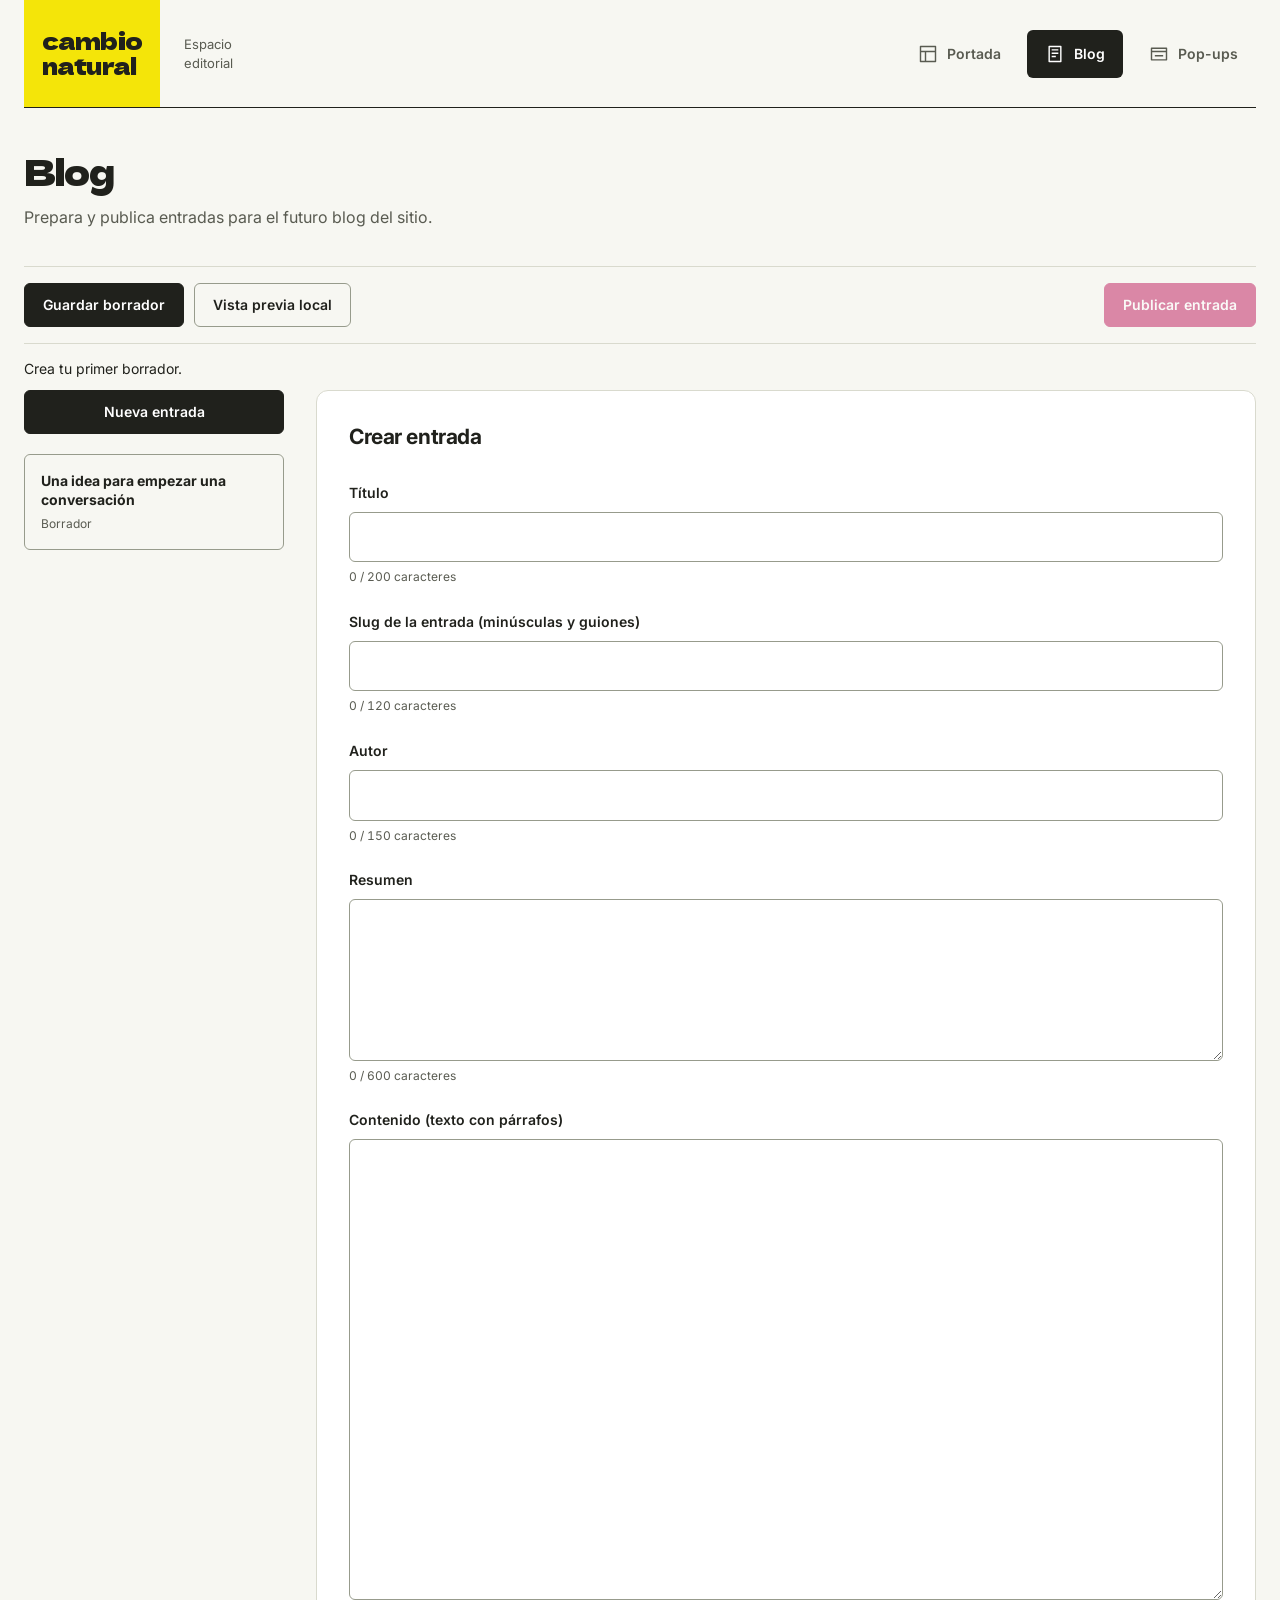
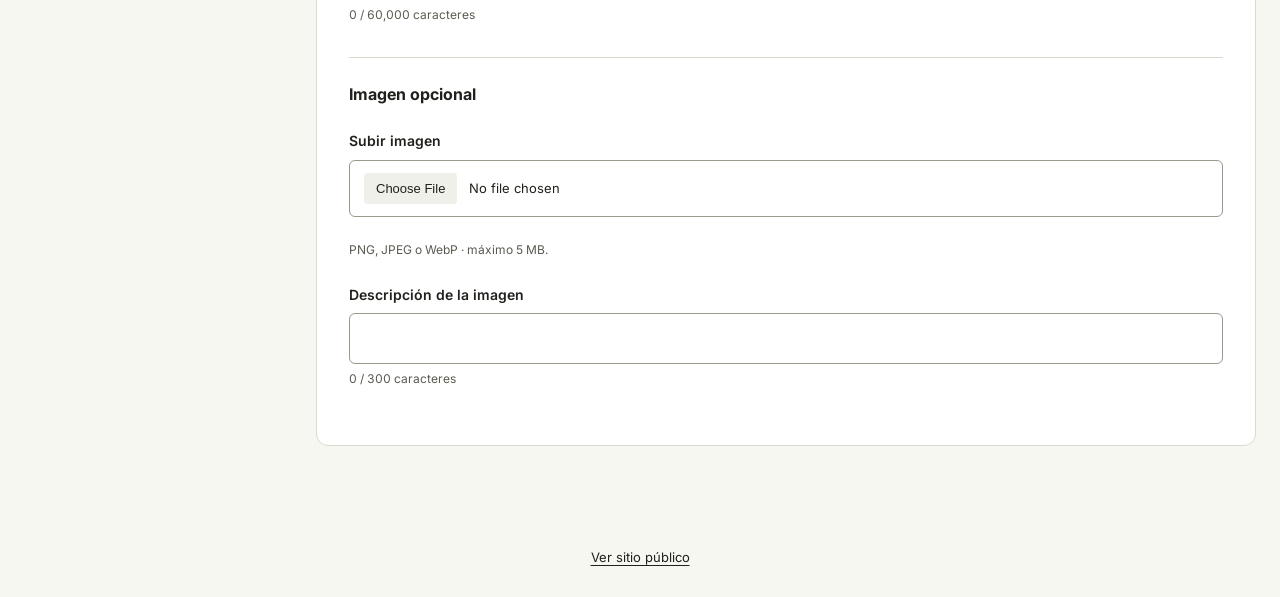
<file: index.html>
<!doctype html><html lang="es"><head><meta charset="utf-8"><meta name="viewport" content="width=device-width,initial-scale=1"><meta name="robots" content="noindex,nofollow"><title>Cambio Natural · Demo del CMS</title><link rel="preconnect" href="https://fonts.googleapis.com"><link href="https://fonts.googleapis.com/css2?family=Dela+Gothic+One&family=Inter:wght@400;500;600;700&display=swap" rel="stylesheet"><link rel="stylesheet" href="./app.css"></head><body><div id="root"></div><script src="./app.js"></script></body></html>
</file>
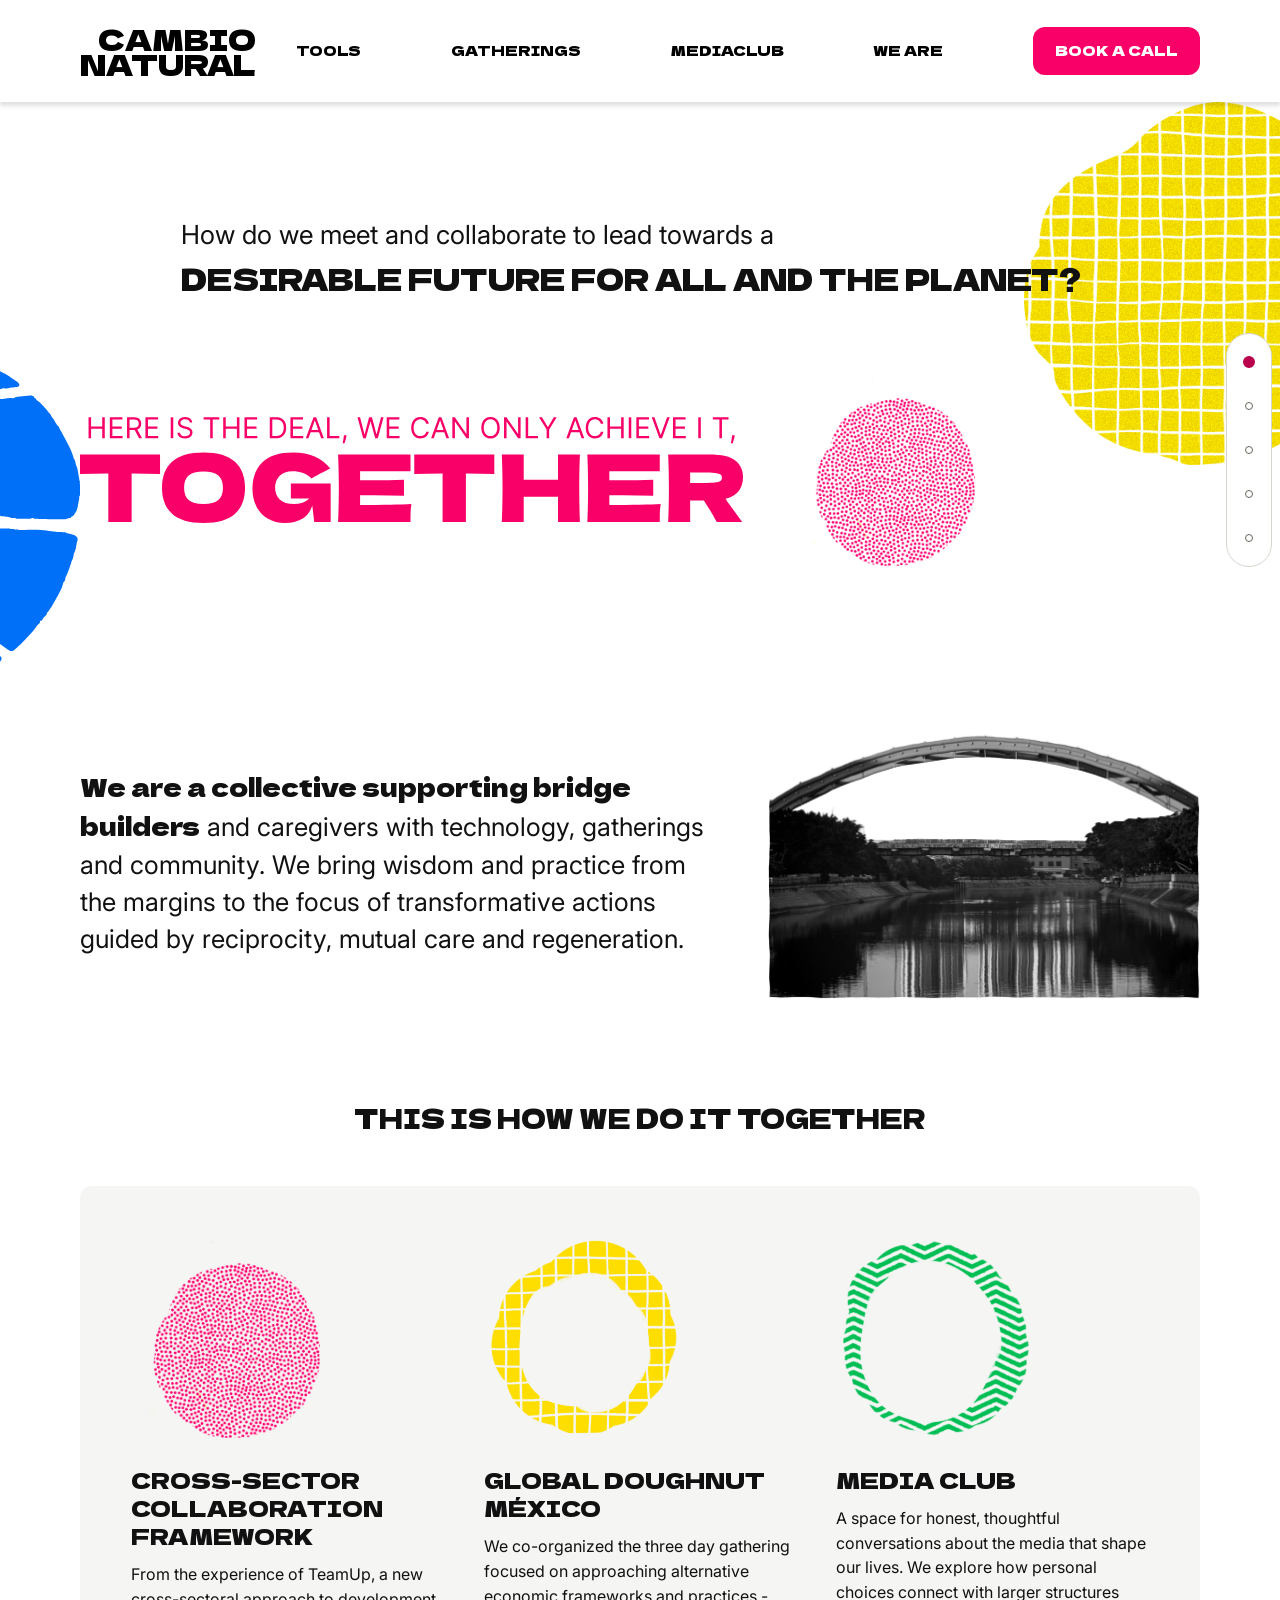
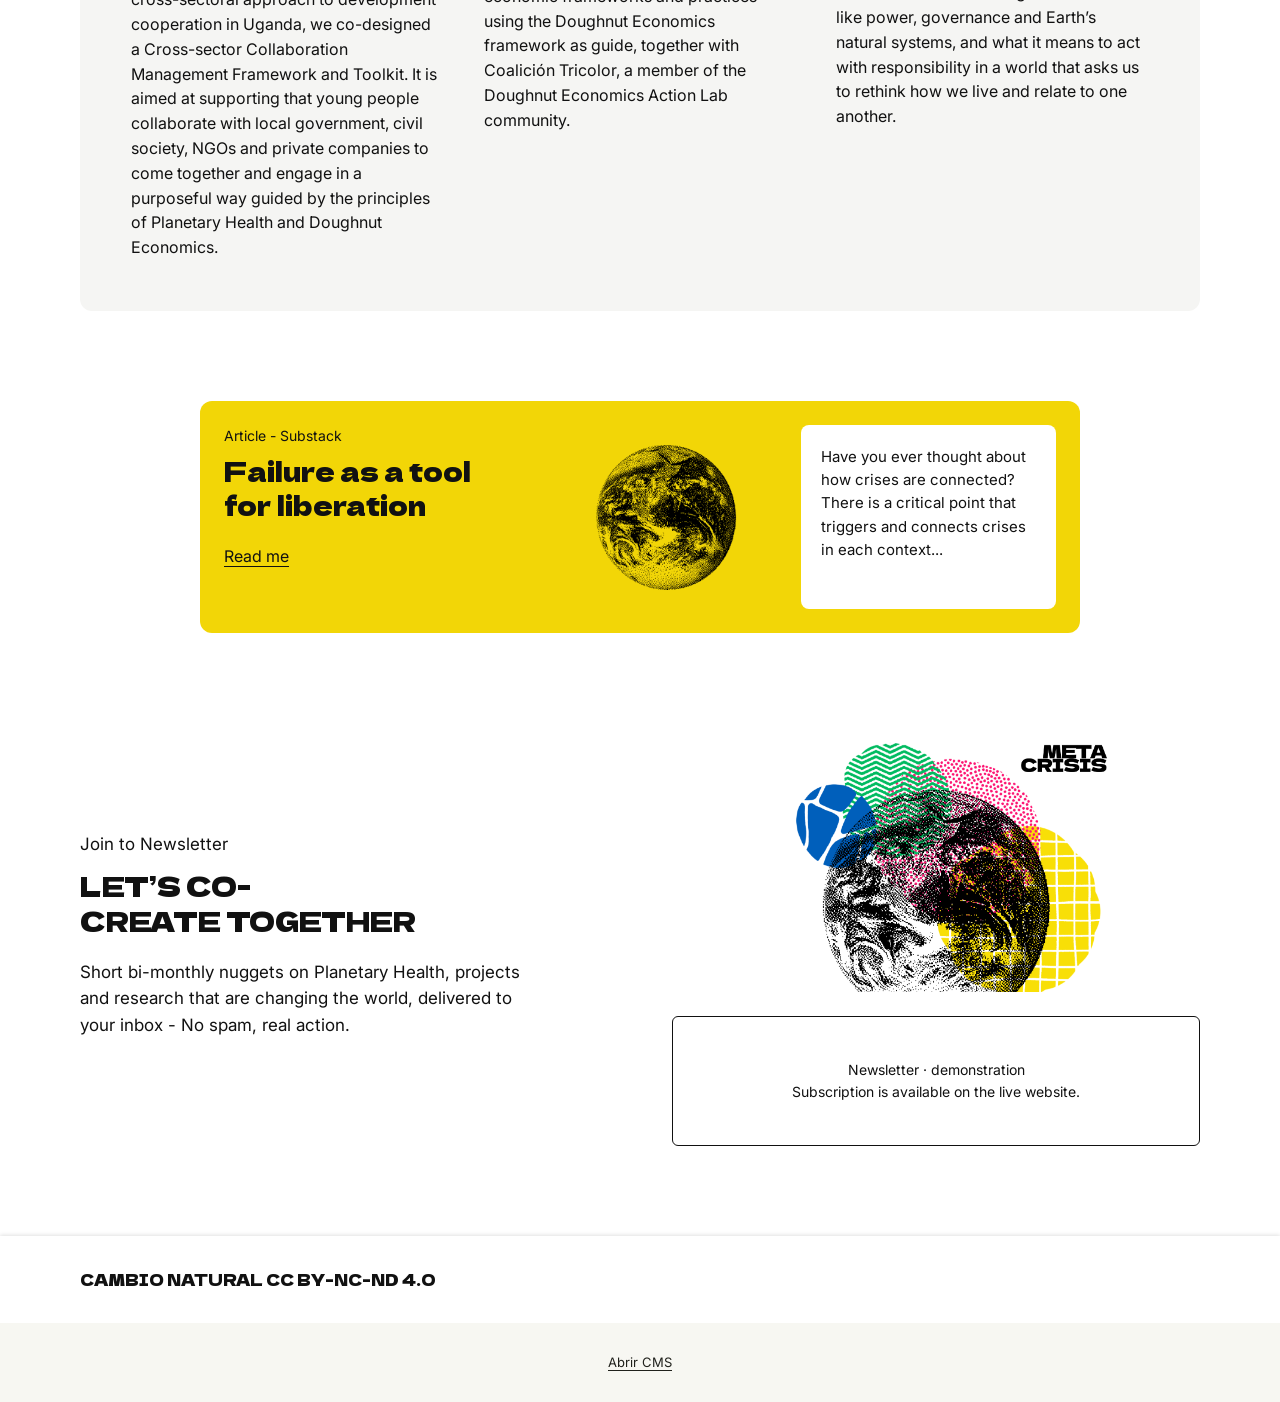
<file: front.html>
<!doctype html><html lang="en"><head><meta charset="utf-8"><meta name="viewport" content="width=device-width,initial-scale=1"><meta name="robots" content="noindex,nofollow"><title>Cambio Natural · Demo del sitio</title><link rel="preconnect" href="https://fonts.googleapis.com"><link href="https://fonts.googleapis.com/css2?family=Dela+Gothic+One&family=Inter:wght@400;500;600;700&display=swap" rel="stylesheet"><link rel="stylesheet" href="./front-theme.css"><link rel="stylesheet" href="./front.css"></head><body><div id="root"></div><script src="./front.js"></script></body></html>
</file>
<file: app.css>
.cms-shell,.cms-auth{--cms-paper:#f7f7f2;--cms-ink:#20211c;--cms-muted:#595b51;--cms-line:#d9dace;--cms-pink:#b8004c;--cms-yellow:#f4e509;font-family:var(--font-body),Arial,sans-serif;color:var(--cms-ink);background:var(--cms-paper);line-height:1.55;color-scheme:light}.cms-shell{min-height:100vh;padding:0 max(24px,calc((100vw - 1440px)/2)) 72px}.cms-shell ::selection,.cms-auth ::selection{background:#f4e509;color:#20211c}.cms-shell *,.cms-auth *{scrollbar-color:#a5a797 transparent;scrollbar-width:thin}.cms-identity{display:flex;align-items:center;gap:24px;min-height:108px;border-bottom:1px solid var(--cms-ink);margin-bottom:40px}.cms-brand{font-family:var(--font-heading),sans-serif;font-size:24px;line-height:1.05;letter-spacing:-.035em;background:var(--cms-yellow);padding:13px 18px 16px;color:#20211c;flex:none;align-self:stretch;display:flex;flex-direction:column;justify-content:center}.cms-workspace-name{font-size:13px;color:var(--cms-muted);max-width:80px;line-height:1.4}.cms-identity nav{display:flex;flex-wrap:wrap;gap:8px;margin-left:auto}.cms-identity nav a{display:flex;align-items:center;gap:9px;padding:13px 18px;min-height:48px;border-radius:6px;color:var(--cms-muted);text-decoration:none;font-size:14px;font-weight:600}.cms-identity nav a:hover{background:#eaece1;color:var(--cms-ink)}.cms-identity nav a[aria-current=page]{background:var(--cms-ink);color:#fff}.cms-identity nav a[aria-disabled=true]{opacity:.55;cursor:wait}.cms-shell header{display:flex;justify-content:space-between;align-items:start;gap:24px;margin-bottom:28px}.cms-shell h1,.cms-auth h1{font-family:var(--font-heading),sans-serif;font-size:clamp(26px,2.8vw,38px);font-weight:400;line-height:1.25;letter-spacing:-.025em;margin:0 0 12px}.cms-shell header p{margin:0 0 8px;color:var(--cms-muted);max-width:65ch}.cms-shell small,.cms-auth small{color:var(--cms-muted)}.cms-shell h2{font-size:21px;font-weight:700;line-height:1.3;letter-spacing:-.02em}.cms-shell h3{font-size:18px;font-weight:700;margin:32px 0 8px}.cms-shell button,.cms-auth button,.cms-toolbar a{display:inline-flex;align-items:center;justify-content:center;gap:8px;padding:11px 18px;min-height:44px;border:1px solid var(--cms-ink);border-radius:6px;background:var(--cms-ink);color:#fff;font-size:14px;font-weight:600;line-height:1.4;cursor:pointer;transition:background-color .14s ease,border-color .14s ease}.cms-shell button:not(:disabled):hover,.cms-auth button:not(:disabled):hover{background:#3b3e32}.cms-shell button:disabled,.cms-auth button:disabled{opacity:.45;cursor:not-allowed}.cms-shell .cms-secondary,.cms-auth .cms-secondary,.cms-toolbar a{color:var(--cms-ink);background:transparent;border-color:#979b8c}.cms-shell .cms-secondary:not(:disabled):hover,.cms-auth .cms-secondary:not(:disabled):hover{background:#eaece1}.cms-shell .cms-publish,.cms-preview-cta{background:var(--cms-pink);border-color:var(--cms-pink);color:#fff}.cms-shell .cms-publish:not(:disabled):hover{background:#90003b;border-color:#90003b}.cms-shell :focus-visible,.cms-auth :focus-visible{outline:3px solid var(--cms-pink);outline-offset:3px}.cms-toolbar{position:sticky;top:0;z-index:40;display:flex;flex-wrap:wrap;gap:10px;padding:16px 0;background:var(--cms-paper);border-block:1px solid var(--cms-line)}.cms-toolbar .cms-publish{margin-left:auto}.cms-status{min-height:46px;padding:14px 0 8px;font-size:14px}.cms-version-line{display:flex;flex-wrap:wrap;gap:8px 24px;padding:0 0 28px;font-size:12px;color:var(--cms-muted);font-variant-numeric:tabular-nums}.cms-version-line strong{color:#90003b}.cms-grid{display:grid;grid-template-columns:200px minmax(0,1fr) 235px;gap:32px;align-items:start}.cms-sections{position:sticky;top:100px;display:flex;flex-direction:column;gap:6px}.cms-shell .cms-section-button{justify-content:flex-start;flex-direction:column;align-items:start;text-align:left;color:var(--cms-muted);background:transparent;border-color:transparent;padding:13px 14px;font-weight:500}.cms-shell .cms-section-button:not(:disabled):hover{background:#eaece1}.cms-shell .cms-section-button[aria-current=true]{color:var(--cms-ink);background:#f4e509;font-weight:700}.cms-section-button small{display:block;font-size:11px}.cms-edit-panel{min-width:0;background:#fff;border:1px solid var(--cms-line);border-radius:12px;padding:32px}.cms-edit-panel h2{margin:0 0 8px}.cms-help{color:var(--cms-muted);font-size:13px;max-width:65ch}.cms-shell fieldset{min-width:0}.cms-shell label,.cms-auth label{display:block;font-size:14px;font-weight:600;margin:24px 0}.cms-shell input,.cms-shell textarea,.cms-shell select,.cms-auth input{box-sizing:border-box;display:block;width:100%;padding:12px 14px;border:1px solid #979b8c;border-radius:6px;background:#fff;color:var(--cms-ink);font-size:16px;font-weight:400;margin-top:8px;caret-color:var(--cms-pink)}.cms-shell textarea{min-height:132px;resize:vertical;line-height:1.7}.cms-shell input:hover,.cms-shell textarea:hover,.cms-shell select:hover{border-color:#5c604f}.cms-shell input::file-selector-button{margin-right:12px;padding:8px 12px;border:0;border-radius:4px;background:#eff0e9;color:var(--cms-ink);cursor:pointer}.cms-field-help,.cms-edit-panel label>small{display:block;font-size:12px;font-weight:400;margin-top:6px;font-variant-numeric:tabular-nums}.cms-image{border-top:1px solid var(--cms-line);padding:24px 0 0;margin:32px 0 0}.cms-image>p{font-weight:700}.cms-image img{display:block;width:100%;max-width:320px;height:180px;object-fit:contain;margin:16px 0;border-radius:6px;background:#f0f1e9}.cms-image input[type=file]{font-size:13px}.cms-image>small{font-size:12px;display:block}.cms-history{min-width:0;padding:4px 0 0}.cms-history h2{font-size:18px}.cms-history>p{font-size:13px;color:var(--cms-muted);margin:10px 0 24px}.cms-history li{border-top:1px solid var(--cms-line);padding:18px 0 0;margin:18px 0;list-style:none;font-size:14px}.cms-history time{font-size:12px;color:var(--cms-muted);font-variant-numeric:tabular-nums}.cms-history button{margin-top:10px;font-size:12px;padding:10px 12px}.cms-live-label{display:inline-block;margin-left:8px;font-size:11px;color:#265832;background:#e5f3e7;padding:2px 7px;border-radius:4px}.cms-restore-confirm{margin-top:12px;font-size:13px}.cms-restore-confirm button{width:100%}.cms-warning{border:1px solid #d89db5;background:#fff0f6;color:#72213e;padding:20px;margin:12px 0 24px;border-radius:8px}.cms-warning p{margin-bottom:12px}.cms-collection{display:grid;grid-template-columns:260px minmax(0,1fr);gap:32px;align-items:start}.cms-entry-list{position:sticky;top:100px}.cms-entry-list>button{width:100%}.cms-entry-list>p{font-size:14px;color:var(--cms-muted);padding:24px 0}.cms-entry-list ul{margin-top:20px}.cms-entry-list li{list-style:none;margin:10px 0}.cms-entry-list li button{display:block;width:100%;text-align:left;overflow-wrap:anywhere;padding:16px}.cms-entry-list small{display:block;font-size:12px;margin-top:6px;font-weight:400}.cms-entry-list .cms-secondary[aria-current=true]{border-color:#a59c05;background:#faf4ab}.cms-field-pair{display:grid;grid-template-columns:1fr 1fr;gap:16px}.cms-paths{margin-top:24px}.cms-paths legend{font-size:14px;font-weight:600}.cms-paths label{display:flex;align-items:center;gap:12px;margin:16px 0}.cms-paths input{width:20px;height:20px;margin:0;accent-color:var(--cms-pink)}.cms-content-preview{border-top:1px solid var(--cms-line);margin-top:32px;padding-top:24px}.cms-content-preview p{white-space:pre-wrap;overflow-wrap:anywhere}.cms-content-preview img{width:100%;max-height:320px;object-fit:contain;margin:16px 0}.cms-preview-cta{display:inline-block;padding:12px 20px;border-radius:6px;margin-top:16px}.cms-preview{background:#20211c;color:#fff;padding:12px;display:flex;justify-content:center;align-items:center;flex-wrap:wrap;gap:12px;font-family:var(--font-body),Arial,sans-serif}.cms-preview a{padding:8px 12px;text-decoration:underline;text-underline-offset:4px}.cms-auth{max-width:480px;margin:6vh auto;padding:0 32px 32px;border:1px solid #d9dace;border-radius:12px}.cms-auth .cms-identity{margin-bottom:32px;gap:20px}.cms-auth .cms-workspace-name{margin-left:auto}.cms-auth h1{font-size:28px}.cms-auth .cms-secondary{margin:16px 0}.cms-auth a{text-decoration:underline;text-underline-offset:4px;font-size:14px}.cms-auth [role=status]{margin:16px 0}@media(max-width:1100px){.cms-grid{grid-template-columns:180px minmax(0,1fr)}.cms-history{grid-column:2}.cms-workspace-name{display:none}}@media(max-width:760px){.cms-shell{padding:0 16px 48px}.cms-identity{flex-wrap:wrap;gap:16px;padding-bottom:12px;margin-bottom:28px}.cms-brand{font-size:21px;min-height:88px}.cms-identity nav{width:100%;margin:0;gap:4px}.cms-identity nav a{flex:1;padding:11px 9px;justify-content:center}.cms-shell header{flex-direction:column;gap:16px;margin-bottom:20px}.cms-grid,.cms-collection,.cms-field-pair{grid-template-columns:minmax(0,1fr);gap:20px}.cms-sections{position:static;display:grid;grid-template-columns:repeat(2,minmax(0,1fr));gap:4px}.cms-history{grid-column:1}.cms-edit-panel{padding:20px}.cms-toolbar{position:static}.cms-toolbar button{flex:1 1 140px}.cms-toolbar .cms-publish{margin-left:0}.cms-entry-list{position:static}.cms-entry-list ul{max-height:220px;overflow:auto}.cms-auth{margin:24px 16px;padding:0 24px 24px}}@media(prefers-reduced-motion:reduce){.cms-shell button,.cms-auth button{transition:none}}.cms-user-email{overflow-wrap:anywhere}.cms-permission-options{margin:28px 0}.cms-permission-options legend{font-size:15px;font-weight:700}.cms-permission-options label{display:flex;align-items:center;gap:16px;border-bottom:1px solid var(--cms-line);padding:16px 0;margin:0}.cms-permission-options input{width:22px;height:22px;margin:0;accent-color:var(--cms-pink);flex:none}.cms-permission-options small{display:block;font-size:12px;font-weight:400;margin-top:4px}.cms-permission-options+p{margin-bottom:24px}:root{--font-heading:"Dela Gothic One",sans-serif;--font-body:"Inter",sans-serif}*{box-sizing:border-box}body{margin:0}button,input,textarea,select{font:inherit}button{cursor:pointer}fieldset{border:0;padding:0;margin:0}ul{padding:0}h1,h2,h3,p{margin:0}a{color:inherit}.demo-switch{padding:20px;background:#f7f7f2;text-align:center;font:13px/1.5 Inter,sans-serif;color:#20211c}.demo-switch a{display:inline-block;padding:10px 16px;text-decoration:underline;text-underline-offset:3px}
</file>
<file: front.css>
.i{position:fixed;top:50%;right:max(8px,env(safe-area-inset-right));transform:translateY(-50%);z-index:45;background:#fff;border:1px solid #d5d5ce;border-radius:24px;padding:6px 0;font-family:var(--font-body),Arial,sans-serif}.i ol{list-style:none;padding:0;margin:0}.i button{position:relative;display:grid;place-items:center;width:44px;height:44px;padding:0;background:transparent;border:0;border-radius:50%;cursor:pointer}.p{display:block;width:8px;height:8px;border:1px solid #68685e;border-radius:50%;background:#fff;transition:transform .16s ease,background-color .16s ease}.i button[aria-current] .p{background:#b8004c;border-color:#b8004c;transform:scale(1.5)}.i button:hover .p{background:#20211c;border-color:#20211c}.i button:focus-visible{outline:3px solid #b8004c;outline-offset:2px}.o{position:absolute;right:calc(100% + 10px);width:max-content;max-width:min(220px,65vw);padding:7px 12px;border-radius:5px;background:#20211c;color:#fff;font-size:13px;font-weight:500;line-height:1.4;text-align:right;opacity:0;visibility:hidden;pointer-events:none;transition:opacity .12s ease}.i button:hover .o,.i button:focus-visible .o{opacity:1;visibility:visible}@media(max-width:767px){.i{display:none}}@media(prefers-reduced-motion:reduce){.p,.o{transition:none}}@media(max-height:420px){.i{max-height:90dvh;overflow-y:auto}}.d{position:sticky;top:0;z-index:50;width:100%;box-shadow:0 4px 4px #0000001f}.s{width:min(1120px,calc(100% - 40px));margin-inline:auto;display:flex;flex-wrap:wrap;align-items:center;justify-content:space-between;min-height:78px;gap:16px}.c{display:flex;flex-direction:column;font-family:var(--font-heading);text-transform:uppercase;font-size:23px;line-height:.85;text-align:right;padding-block:12px}.h{display:flex;align-items:center;justify-content:center;width:44px;height:44px;cursor:pointer}.g{display:none;width:100%;padding-block:8px 24px}.j{display:flex;flex-direction:column;gap:8px}.a,.x{font-family:var(--font-heading);font-size:14px;text-transform:uppercase;line-height:1.4;min-height:44px;display:inline-flex;align-items:center;overflow-wrap:anywhere}.a{padding-block:10px}.a:hover,.a[aria-current=page]{text-decoration:underline;text-underline-offset:5px}.x{padding:14px 22px;border-radius:12px;justify-content:center;width:fit-content;max-width:100%}.x:hover{text-decoration:underline;text-underline-offset:4px}.d a:focus-visible,.d button:focus-visible{outline:3px solid currentColor;outline-offset:4px}@media(min-width:1024px){.s{width:min(1120px,calc(100% - 64px));min-height:102px;flex-wrap:nowrap;gap:40px}.c{font-size:29px}.h{display:none}.g{display:flex;flex:1;width:auto;flex-direction:row;align-items:center;justify-content:space-between;gap:18px;padding:0}}.t{background:#fff;color:#111}.t ::selection{background:#f2d607;color:#111}.t a:focus-visible{outline:3px solid #0070f9;outline-offset:5px}.f{width:min(1120px,calc(100% - 40px));margin-inline:auto}.t h1,.t h2,.t h3,.t p{margin:0;overflow-wrap:anywhere}.t h2,.t h3{font-family:var(--font-heading);font-weight:400;text-wrap:balance}.t p{line-height:1.55}.m{position:fixed;top:8px;left:8px;padding:12px 20px;background:#fff;color:#000;z-index:100;transform:translateY(-180%)}.m:focus{transform:translateY(0)}.Y{position:relative;overflow:hidden;padding-block:clamp(44px,9vw,130px) clamp(48px,10vw,144px);isolation:isolate}.A{position:relative;z-index:1;max-width:918px;margin-inline:auto!important}.I{display:block;font-family:var(--font-body);font-size:clamp(20px,2.05vw,29px);line-height:1.4;font-weight:400}.C{display:block;margin-top:6px;font-family:var(--font-heading);font-size:clamp(23px,2.3vw,33px);font-weight:400;line-height:1.25;text-transform:uppercase}.D{position:relative;z-index:1;display:flex;align-items:center;gap:clamp(16px,4vw,56px);margin-top:clamp(40px,6vw,86px)}.G{width:min(75%,663px);height:auto;min-width:0}.O{width:clamp(60px,15vw,210px);height:auto;aspect-ratio:1;object-fit:contain;flex-shrink:0}.q{position:absolute;width:clamp(100px,25vw,350px);height:auto;left:max(-240px,-22vw);bottom:0;z-index:-1;pointer-events:none}.u{position:absolute;width:clamp(110px,27vw,370px);height:auto;right:-14%;top:0;z-index:-1;pointer-events:none}.r{display:grid;gap:28px;align-items:center;padding-block:32px clamp(64px,8vw,112px)}.r p{font-size:clamp(17px,2vw,27px);line-height:1.45}.r strong{font-family:var(--font-heading);font-weight:400}.B{width:100%;max-width:520px;height:auto;justify-self:center}.E{font-size:clamp(23px,2.05vw,29px);line-height:1.3;text-transform:uppercase;text-align:center;margin-bottom:clamp(28px,4vw,56px)!important}.w{display:grid;gap:40px;padding:clamp(24px,4vw,56px);border-radius:12px;background:#f5f5f3}.e{min-width:0}.l{width:100px;height:100px;object-fit:contain;margin-bottom:24px}.e h3{font-size:clamp(19px,1.7vw,24px);line-height:1.3;text-transform:uppercase;margin-bottom:12px}.e p{font-size:16px}.F{padding-block:clamp(56px,7vw,100px)}.b{max-width:880px;margin-inline:auto;display:grid;grid-template-columns:minmax(0,1.4fr) minmax(0,1fr);align-items:start;gap:20px;padding:24px;border-radius:12px;background:#f2d607}.n{min-width:0}.n p{font-size:14px;margin-bottom:8px}.n h2{font-size:clamp(22px,2.1vw,29px);line-height:1.25}.n a{display:inline-flex;min-height:44px;align-items:center;margin-top:12px;text-decoration:underline;text-underline-offset:4px;overflow-wrap:anywhere}.n a:hover{text-decoration-thickness:2px}.H{width:100%;height:auto;align-self:center;object-fit:contain}.v{grid-column:1 / -1;padding:20px;background:#fff;border-radius:8px;font-size:16px;align-self:stretch}.y{display:grid;gap:32px;padding-bottom:clamp(56px,7vw,100px);align-items:center}.k h2{max-width:20ch;font-size:clamp(26px,2.1vw,32px);text-transform:uppercase;line-height:1.3;margin-block:12px 20px}.k p{font-size:17px;max-width:42ch}.J{min-width:0;display:grid;gap:24px}.K{width:100%;max-width:398px;height:auto;justify-self:center}.L{padding-block:32px;box-shadow:0 -1px 4px #0000001f;font-family:var(--font-heading);font-size:clamp(13px,1.2vw,17px);line-height:1.5;text-transform:uppercase;overflow-wrap:anywhere}.M{position:absolute;width:1px;height:1px;padding:0;margin:-1px;overflow:hidden;clip-path:inset(50%);white-space:nowrap}.z{display:none}@media(min-width:768px){.f{width:min(1120px,calc(100% - 64px))}.z{display:inline}.N{display:none}.r{grid-template-columns:minmax(0,1.5fr) minmax(0,1fr);gap:40px}.e{display:grid;grid-template-columns:140px minmax(0,1fr);column-gap:32px}.l{width:140px;height:140px;grid-row:1 / 3;margin:0}.e h3,.e p{grid-column:2}.b{grid-template-columns:minmax(0,1.2fr) minmax(0,.9fr) minmax(0,1fr)}.v{grid-column:auto;font-size:15px}.y{grid-template-columns:minmax(0,1fr) minmax(0,1fr);gap:64px}}@media(min-width:1100px){.w{grid-template-columns:repeat(3,minmax(0,1fr))}.e{display:block}.l{width:200px;height:200px;margin-bottom:28px}.u{right:-7%}}.cn-popup{position:fixed;inset:0;margin:auto;padding:0;border:0;border-radius:12px;width:min(520px,calc(100vw - 32px));max-height:calc(100dvh - 48px);overflow:auto;background:#faf9f6;color:#191919;font-family:var(--font-body),Arial,sans-serif}.cn-popup::backdrop{background:#0000008c}.cn-popup-close{display:block;margin:12px 12px 12px auto;padding:10px 16px;min-height:44px;background:#fff;border:1px solid #777;border-radius:6px;cursor:pointer}.cn-popup>img{width:100%;max-height:260px;object-fit:contain}.cn-popup-content{padding:24px 28px 32px}.cn-popup h2{font-size:28px;line-height:1.2;font-weight:700;overflow-wrap:anywhere}.cn-popup p{margin:16px 0 24px;line-height:1.6;white-space:pre-wrap;overflow-wrap:anywhere}.cn-popup a{display:inline-block;background:#b8004c;color:#fff;padding:12px 22px;border-radius:6px;font-weight:600}.cn-popup :focus-visible{outline:3px solid #b8004c;outline-offset:3px}.cn-popup a:hover{background:#8c0039}:root{--font-heading:"Dela Gothic One",sans-serif;--font-body:"Inter",sans-serif}.demo-switch{padding:20px;background:#f7f7f2;text-align:center;font:13px/1.5 Inter,sans-serif;color:#20211c}.demo-switch a{display:inline-block;padding:10px 16px;text-decoration:underline;text-underline-offset:3px}
</file>
<file: front-theme.css>
/*! tailwindcss v4.3.3 | MIT License | https://tailwindcss.com */
@layer properties;
@layer theme, base, components, utilities;
@layer theme {
  :root, :host {
    --font-sans: -apple-system, BlinkMacSystemFont, "Segoe UI", Roboto, "Helvetica Neue",
      "Noto Sans", Arial, sans-serif, "Apple Color Emoji", "Segoe UI Emoji",
      "Segoe UI Symbol", "Noto Color Emoji";
    --font-mono: ui-monospace, SFMono-Regular, Menlo, Monaco, Consolas, "Liberation Mono",
      "Courier New", monospace;
    --color-black: #000;
    --color-white: #fff;
    --spacing: 0.25rem;
    --radius-lg: 0.5rem;
    --default-font-family: var(--font-sans);
    --default-mono-font-family: var(--font-mono);
    --font-heading: "Dela Gothic One", sans-serif;
    --font-body: "Inter", sans-serif;
  }
}
@layer base {
  *, ::after, ::before, ::backdrop, ::file-selector-button {
    box-sizing: border-box;
    margin: 0;
    padding: 0;
    border: 0 solid;
  }
  html, :host {
    line-height: 1.5;
    -webkit-text-size-adjust: 100%;
    tab-size: 4;
    font-family: var(--default-font-family, -apple-system, BlinkMacSystemFont, "Segoe UI", Roboto, "Helvetica Neue", "Noto Sans", Arial, sans-serif, "Apple Color Emoji", "Segoe UI Emoji", "Segoe UI Symbol", "Noto Color Emoji");
    font-feature-settings: var(--default-font-feature-settings, normal);
    font-variation-settings: var(--default-font-variation-settings, normal);
    -webkit-tap-highlight-color: transparent;
  }
  hr {
    height: 0;
    color: inherit;
    border-top-width: 1px;
  }
  abbr:where([title]) {
    -webkit-text-decoration: underline dotted;
    text-decoration: underline dotted;
  }
  h1, h2, h3, h4, h5, h6 {
    font-size: inherit;
    font-weight: inherit;
  }
  a {
    color: inherit;
    -webkit-text-decoration: inherit;
    text-decoration: inherit;
  }
  b, strong {
    font-weight: bolder;
  }
  code, kbd, samp, pre {
    font-family: var(--default-mono-font-family, ui-monospace, SFMono-Regular, Menlo, Monaco, Consolas, "Liberation Mono", "Courier New", monospace);
    font-feature-settings: var(--default-mono-font-feature-settings, normal);
    font-variation-settings: var(--default-mono-font-variation-settings, normal);
    font-size: 1em;
  }
  small {
    font-size: 80%;
  }
  sub, sup {
    font-size: 75%;
    line-height: 0;
    position: relative;
    vertical-align: baseline;
  }
  sub {
    bottom: -0.25em;
  }
  sup {
    top: -0.5em;
  }
  table {
    text-indent: 0;
    border-color: inherit;
    border-collapse: collapse;
  }
  :-moz-focusring:where(:not(iframe)) {
    outline: auto;
  }
  progress {
    vertical-align: baseline;
  }
  summary {
    display: list-item;
  }
  ol, ul, menu {
    list-style: none;
  }
  img, svg, video, canvas, audio, iframe, embed, object {
    display: block;
    vertical-align: middle;
  }
  img, video {
    max-width: 100%;
    height: auto;
  }
  button, input, select, optgroup, textarea, ::file-selector-button {
    font: inherit;
    font-feature-settings: inherit;
    font-variation-settings: inherit;
    letter-spacing: inherit;
    color: inherit;
    border-radius: 0;
    background-color: transparent;
    opacity: 1;
  }
  :where(select:is([multiple], [size])) optgroup {
    font-weight: bolder;
  }
  :where(select:is([multiple], [size])) optgroup option {
    padding-inline-start: 20px;
  }
  ::file-selector-button {
    margin-inline-end: 4px;
  }
  ::placeholder {
    opacity: 1;
  }
  @supports (not (-webkit-appearance: -apple-pay-button))  or (contain-intrinsic-size: 1px) {
    ::placeholder {
      color: currentcolor;
      @supports (color: color-mix(in lab, red, red)) {
        color: color-mix(in oklab, currentcolor 50%, transparent);
      }
    }
  }
  textarea {
    resize: vertical;
  }
  ::-webkit-search-decoration {
    -webkit-appearance: none;
  }
  ::-webkit-date-and-time-value {
    min-height: 1lh;
    text-align: inherit;
  }
  ::-webkit-datetime-edit {
    display: inline-flex;
  }
  ::-webkit-datetime-edit-fields-wrapper {
    padding: 0;
  }
  ::-webkit-datetime-edit, ::-webkit-datetime-edit-year-field, ::-webkit-datetime-edit-month-field, ::-webkit-datetime-edit-day-field, ::-webkit-datetime-edit-hour-field, ::-webkit-datetime-edit-minute-field, ::-webkit-datetime-edit-second-field, ::-webkit-datetime-edit-millisecond-field, ::-webkit-datetime-edit-meridiem-field {
    padding-block: 0;
  }
  ::-webkit-calendar-picker-indicator {
    line-height: 1;
  }
  :-moz-ui-invalid {
    box-shadow: none;
  }
  button, input:where([type="button"], [type="reset"], [type="submit"]), ::file-selector-button {
    appearance: button;
  }
  ::-webkit-inner-spin-button, ::-webkit-outer-spin-button {
    height: auto;
  }
  [hidden]:where(:not([hidden="until-found"])) {
    display: none !important;
  }
}
@layer utilities {
  .pointer-events-none {
    pointer-events: none;
  }
  .visible {
    visibility: visible;
  }
  .absolute {
    position: absolute;
  }
  .relative {
    position: relative;
  }
  .static {
    position: static;
  }
  .inset-0 {
    inset: 0px;
  }
  .mx-4 {
    margin-inline: calc(var(--spacing) * 4);
  }
  .mx-auto {
    margin-inline: auto;
  }
  .mt-1 {
    margin-top: var(--spacing);
  }
  .mt-2 {
    margin-top: calc(var(--spacing) * 2);
  }
  .mt-3 {
    margin-top: calc(var(--spacing) * 3);
  }
  .mt-4 {
    margin-top: calc(var(--spacing) * 4);
  }
  .mb-1 {
    margin-bottom: var(--spacing);
  }
  .mb-2 {
    margin-bottom: calc(var(--spacing) * 2);
  }
  .mb-3 {
    margin-bottom: calc(var(--spacing) * 3);
  }
  .mb-4 {
    margin-bottom: calc(var(--spacing) * 4);
  }
  .mb-6 {
    margin-bottom: calc(var(--spacing) * 6);
  }
  .block {
    display: block;
  }
  .contents {
    display: contents;
  }
  .flex {
    display: flex;
  }
  .grid {
    display: grid;
  }
  .hidden {
    display: none;
  }
  .table {
    display: table;
  }
  .h-\[105px\] {
    height: 105px;
  }
  .h-full {
    height: 100%;
  }
  .w-auto {
    width: auto;
  }
  .w-full {
    width: 100%;
  }
  .max-w-\[364px\] {
    max-width: 364px;
  }
  .max-w-\[398px\] {
    max-width: 398px;
  }
  .max-w-\[436px\] {
    max-width: 436px;
  }
  .max-w-\[1440px\] {
    max-width: 1440px;
  }
  .flex-1 {
    flex: 1;
  }
  .shrink-0 {
    flex-shrink: 0;
  }
  .transform {
    transform: var(--tw-rotate-x,) var(--tw-rotate-y,) var(--tw-rotate-z,) var(--tw-skew-x,) var(--tw-skew-y,);
  }
  .cursor-pointer {
    cursor: pointer;
  }
  .resize {
    resize: both;
  }
  .grid-cols-1 {
    grid-template-columns: repeat(1, minmax(0, 1fr));
  }
  .flex-col {
    flex-direction: column;
  }
  .flex-wrap {
    flex-wrap: wrap;
  }
  .items-center {
    align-items: center;
  }
  .items-start {
    align-items: flex-start;
  }
  .justify-center {
    justify-content: center;
  }
  .justify-start {
    justify-content: flex-start;
  }
  .gap-3 {
    gap: calc(var(--spacing) * 3);
  }
  .gap-4 {
    gap: calc(var(--spacing) * 4);
  }
  .gap-12 {
    gap: calc(var(--spacing) * 12);
  }
  .overflow-hidden {
    overflow: hidden;
  }
  .overflow-x-auto {
    overflow-x: auto;
  }
  .overflow-x-hidden {
    overflow-x: hidden;
  }
  .overflow-y-clip {
    overflow-y: clip;
  }
  .rounded {
    border-radius: 0.25rem;
  }
  .rounded-\[5px\] {
    border-radius: 5px;
  }
  .rounded-\[10px\] {
    border-radius: 10px;
  }
  .rounded-\[11px\] {
    border-radius: 11px;
  }
  .rounded-\[100px_130px_100px_200px\] {
    border-radius: 100px 130px 100px 200px;
  }
  .rounded-full {
    border-radius: calc(infinity * 1px);
  }
  .rounded-lg {
    border-radius: var(--radius-lg);
  }
  .rounded-tr-\[80px\] {
    border-top-right-radius: 80px;
  }
  .rounded-tr-\[267px\] {
    border-top-right-radius: 267px;
  }
  .rounded-bl-\[30px\] {
    border-bottom-left-radius: 30px;
  }
  .rounded-bl-\[115px\] {
    border-bottom-left-radius: 115px;
  }
  .border {
    border-style: var(--tw-border-style);
    border-width: 1px;
  }
  .border-0 {
    border-style: var(--tw-border-style);
    border-width: 0px;
  }
  .border-t {
    border-top-style: var(--tw-border-style);
    border-top-width: 1px;
  }
  .border-black {
    border-color: var(--color-black);
  }
  .border-black\/10 {
    border-color: color-mix(in srgb, #000 10%, transparent);
    @supports (color: color-mix(in lab, red, red)) {
      border-color: color-mix(in oklab, var(--color-black) 10%, transparent);
    }
  }
  .bg-\[\#17ba4f\] {
    background-color: #17ba4f;
  }
  .bg-\[\#0070f9\] {
    background-color: #0070f9;
  }
  .bg-\[\#c4e3ff\] {
    background-color: #c4e3ff;
  }
  .bg-\[\#f2d607\] {
    background-color: #f2d607;
  }
  .bg-\[\#f4e509\] {
    background-color: #f4e509;
  }
  .bg-\[\#f90068\] {
    background-color: #f90068;
  }
  .bg-\[\#fd1371\] {
    background-color: #fd1371;
  }
  .bg-black {
    background-color: var(--color-black);
  }
  .bg-transparent {
    background-color: transparent;
  }
  .bg-white {
    background-color: var(--color-white);
  }
  .object-contain {
    object-fit: contain;
  }
  .object-cover {
    object-fit: cover;
  }
  .object-bottom {
    object-position: bottom;
  }
  .p-2 {
    padding: calc(var(--spacing) * 2);
  }
  .p-4 {
    padding: calc(var(--spacing) * 4);
  }
  .px-4 {
    padding-inline: calc(var(--spacing) * 4);
  }
  .px-10 {
    padding-inline: calc(var(--spacing) * 10);
  }
  .py-3 {
    padding-block: calc(var(--spacing) * 3);
  }
  .py-8 {
    padding-block: calc(var(--spacing) * 8);
  }
  .py-16 {
    padding-block: calc(var(--spacing) * 16);
  }
  .pt-6 {
    padding-top: calc(var(--spacing) * 6);
  }
  .pb-2 {
    padding-bottom: calc(var(--spacing) * 2);
  }
  .pb-6 {
    padding-bottom: calc(var(--spacing) * 6);
  }
  .pb-8 {
    padding-bottom: calc(var(--spacing) * 8);
  }
  .text-center {
    text-align: center;
  }
  .font-\[family-name\:var\(--font-body\)\] {
    font-family: var(--font-body);
  }
  .font-\[family-name\:var\(--font-heading\)\] {
    font-family: var(--font-heading);
  }
  .text-\[12px\] {
    font-size: 12px;
  }
  .text-\[13px\] {
    font-size: 13px;
  }
  .text-\[14px\] {
    font-size: 14px;
  }
  .text-\[15px\] {
    font-size: 15px;
  }
  .text-\[16px\] {
    font-size: 16px;
  }
  .text-\[17px\] {
    font-size: 17px;
  }
  .text-\[18px\] {
    font-size: 18px;
  }
  .text-\[20px\] {
    font-size: 20px;
  }
  .text-\[22px\] {
    font-size: 22px;
  }
  .text-\[24px\] {
    font-size: 24px;
  }
  .text-\[28px\] {
    font-size: 28px;
  }
  .text-\[29px\] {
    font-size: 29px;
  }
  .text-\[33px\] {
    font-size: 33px;
  }
  .text-\[38px\] {
    font-size: 38px;
  }
  .text-\[40px\] {
    font-size: 40px;
  }
  .leading-\[1\.1\] {
    --tw-leading: 1.1;
    line-height: 1.1;
  }
  .leading-\[1\.2\] {
    --tw-leading: 1.2;
    line-height: 1.2;
  }
  .leading-\[1\.3\] {
    --tw-leading: 1.3;
    line-height: 1.3;
  }
  .leading-\[1\.4\] {
    --tw-leading: 1.4;
    line-height: 1.4;
  }
  .leading-\[1\.5\] {
    --tw-leading: 1.5;
    line-height: 1.5;
  }
  .leading-\[1\.14\] {
    --tw-leading: 1.14;
    line-height: 1.14;
  }
  .leading-\[1\.216\] {
    --tw-leading: 1.216;
    line-height: 1.216;
  }
  .leading-\[100\.5\%\] {
    --tw-leading: 100.5%;
    line-height: 100.5%;
  }
  .tracking-\[-0\.16px\] {
    --tw-tracking: -0.16px;
    letter-spacing: -0.16px;
  }
  .tracking-\[-0\.29px\] {
    --tw-tracking: -0.29px;
    letter-spacing: -0.29px;
  }
  .tracking-\[-0\.58px\] {
    --tw-tracking: -0.58px;
    letter-spacing: -0.58px;
  }
  .tracking-\[0\.36px\] {
    --tw-tracking: 0.36px;
    letter-spacing: 0.36px;
  }
  .tracking-\[0\.58px\] {
    --tw-tracking: 0.58px;
    letter-spacing: 0.58px;
  }
  .text-\[\#0070f9\] {
    color: #0070f9;
  }
  .text-\[\#f4e509\] {
    color: #f4e509;
  }
  .text-\[\#f90068\] {
    color: #f90068;
  }
  .text-black {
    color: var(--color-black);
  }
  .text-white {
    color: var(--color-white);
  }
  .uppercase {
    text-transform: uppercase;
  }
  .italic {
    font-style: italic;
  }
  .underline {
    text-decoration-line: underline;
  }
  .mix-blend-multiply {
    mix-blend-mode: multiply;
  }
  .shadow-\[0px_-1px_4px_0px_rgba\(0\,0\,0\,0\.25\)\] {
    --tw-shadow: 0px -1px 4px 0px var(--tw-shadow-color, rgba(0,0,0,0.25));
    box-shadow: var(--tw-inset-shadow), var(--tw-inset-ring-shadow), var(--tw-ring-offset-shadow), var(--tw-ring-shadow), var(--tw-shadow);
  }
  .ring {
    --tw-ring-shadow: var(--tw-ring-inset,) 0 0 0 calc(1px + var(--tw-ring-offset-width)) var(--tw-ring-color, currentcolor);
    box-shadow: var(--tw-inset-shadow), var(--tw-inset-ring-shadow), var(--tw-ring-offset-shadow), var(--tw-ring-shadow), var(--tw-shadow);
  }
  .filter {
    filter: var(--tw-blur,) var(--tw-brightness,) var(--tw-contrast,) var(--tw-grayscale,) var(--tw-hue-rotate,) var(--tw-invert,) var(--tw-saturate,) var(--tw-sepia,) var(--tw-drop-shadow,);
  }
  @media (hover: hover) {
    .hover\:opacity-70:hover {
      opacity: 70%;
    }
    .hover\:opacity-80:hover {
      opacity: 80%;
    }
  }
  @media (width >= 48rem) {
    .md\:block {
      display: block;
    }
    .md\:hidden {
      display: none;
    }
    .md\:grid-cols-2 {
      grid-template-columns: repeat(2, minmax(0, 1fr));
    }
  }
}
:root {
  --color-yellow: #f4e509;
  --color-pink: #f90068;
  --color-blue: #0070f9;
  --color-green: #17ba4f;
  --color-hot-pink: #fd1371;
}
* {
  box-sizing: border-box;
}
body {
  margin: 0;
  font-family: "Inter", sans-serif;
}
.desktop-canvas-wrapper {
  width: 100%;
  overflow-x: hidden;
}
.desktop-canvas {
  width: 1440px;
  transform-origin: top left;
}
@media (min-width: 768px) and (max-width: 1440px) {
  .desktop-canvas-wrapper {
    overflow: hidden;
  }
  .desktop-canvas {
    transform: scale(var(--canvas-scale, 1));
  }
}
@property --tw-rotate-x {
  syntax: "*";
  inherits: false;
}
@property --tw-rotate-y {
  syntax: "*";
  inherits: false;
}
@property --tw-rotate-z {
  syntax: "*";
  inherits: false;
}
@property --tw-skew-x {
  syntax: "*";
  inherits: false;
}
@property --tw-skew-y {
  syntax: "*";
  inherits: false;
}
@property --tw-border-style {
  syntax: "*";
  inherits: false;
  initial-value: solid;
}
@property --tw-leading {
  syntax: "*";
  inherits: false;
}
@property --tw-tracking {
  syntax: "*";
  inherits: false;
}
@property --tw-shadow {
  syntax: "*";
  inherits: false;
  initial-value: 0 0 #0000;
}
@property --tw-shadow-color {
  syntax: "*";
  inherits: false;
}
@property --tw-shadow-alpha {
  syntax: "<percentage>";
  inherits: false;
  initial-value: 100%;
}
@property --tw-inset-shadow {
  syntax: "*";
  inherits: false;
  initial-value: 0 0 #0000;
}
@property --tw-inset-shadow-color {
  syntax: "*";
  inherits: false;
}
@property --tw-inset-shadow-alpha {
  syntax: "<percentage>";
  inherits: false;
  initial-value: 100%;
}
@property --tw-ring-color {
  syntax: "*";
  inherits: false;
}
@property --tw-ring-shadow {
  syntax: "*";
  inherits: false;
  initial-value: 0 0 #0000;
}
@property --tw-inset-ring-color {
  syntax: "*";
  inherits: false;
}
@property --tw-inset-ring-shadow {
  syntax: "*";
  inherits: false;
  initial-value: 0 0 #0000;
}
@property --tw-ring-inset {
  syntax: "*";
  inherits: false;
}
@property --tw-ring-offset-width {
  syntax: "<length>";
  inherits: false;
  initial-value: 0px;
}
@property --tw-ring-offset-color {
  syntax: "*";
  inherits: false;
  initial-value: #fff;
}
@property --tw-ring-offset-shadow {
  syntax: "*";
  inherits: false;
  initial-value: 0 0 #0000;
}
@property --tw-blur {
  syntax: "*";
  inherits: false;
}
@property --tw-brightness {
  syntax: "*";
  inherits: false;
}
@property --tw-contrast {
  syntax: "*";
  inherits: false;
}
@property --tw-grayscale {
  syntax: "*";
  inherits: false;
}
@property --tw-hue-rotate {
  syntax: "*";
  inherits: false;
}
@property --tw-invert {
  syntax: "*";
  inherits: false;
}
@property --tw-opacity {
  syntax: "*";
  inherits: false;
}
@property --tw-saturate {
  syntax: "*";
  inherits: false;
}
@property --tw-sepia {
  syntax: "*";
  inherits: false;
}
@property --tw-drop-shadow {
  syntax: "*";
  inherits: false;
}
@property --tw-drop-shadow-color {
  syntax: "*";
  inherits: false;
}
@property --tw-drop-shadow-alpha {
  syntax: "<percentage>";
  inherits: false;
  initial-value: 100%;
}
@property --tw-drop-shadow-size {
  syntax: "*";
  inherits: false;
}
@layer properties {
  @supports ((-webkit-hyphens: none) and (not (margin-trim: inline))) or ((-moz-orient: inline) and (not (color:rgb(from red r g b)))) {
    *, ::before, ::after, ::backdrop {
      --tw-rotate-x: initial;
      --tw-rotate-y: initial;
      --tw-rotate-z: initial;
      --tw-skew-x: initial;
      --tw-skew-y: initial;
      --tw-border-style: solid;
      --tw-leading: initial;
      --tw-tracking: initial;
      --tw-shadow: 0 0 #0000;
      --tw-shadow-color: initial;
      --tw-shadow-alpha: 100%;
      --tw-inset-shadow: 0 0 #0000;
      --tw-inset-shadow-color: initial;
      --tw-inset-shadow-alpha: 100%;
      --tw-ring-color: initial;
      --tw-ring-shadow: 0 0 #0000;
      --tw-inset-ring-color: initial;
      --tw-inset-ring-shadow: 0 0 #0000;
      --tw-ring-inset: initial;
      --tw-ring-offset-width: 0px;
      --tw-ring-offset-color: #fff;
      --tw-ring-offset-shadow: 0 0 #0000;
      --tw-blur: initial;
      --tw-brightness: initial;
      --tw-contrast: initial;
      --tw-grayscale: initial;
      --tw-hue-rotate: initial;
      --tw-invert: initial;
      --tw-opacity: initial;
      --tw-saturate: initial;
      --tw-sepia: initial;
      --tw-drop-shadow: initial;
      --tw-drop-shadow-color: initial;
      --tw-drop-shadow-alpha: 100%;
      --tw-drop-shadow-size: initial;
    }
  }
}
</file>
